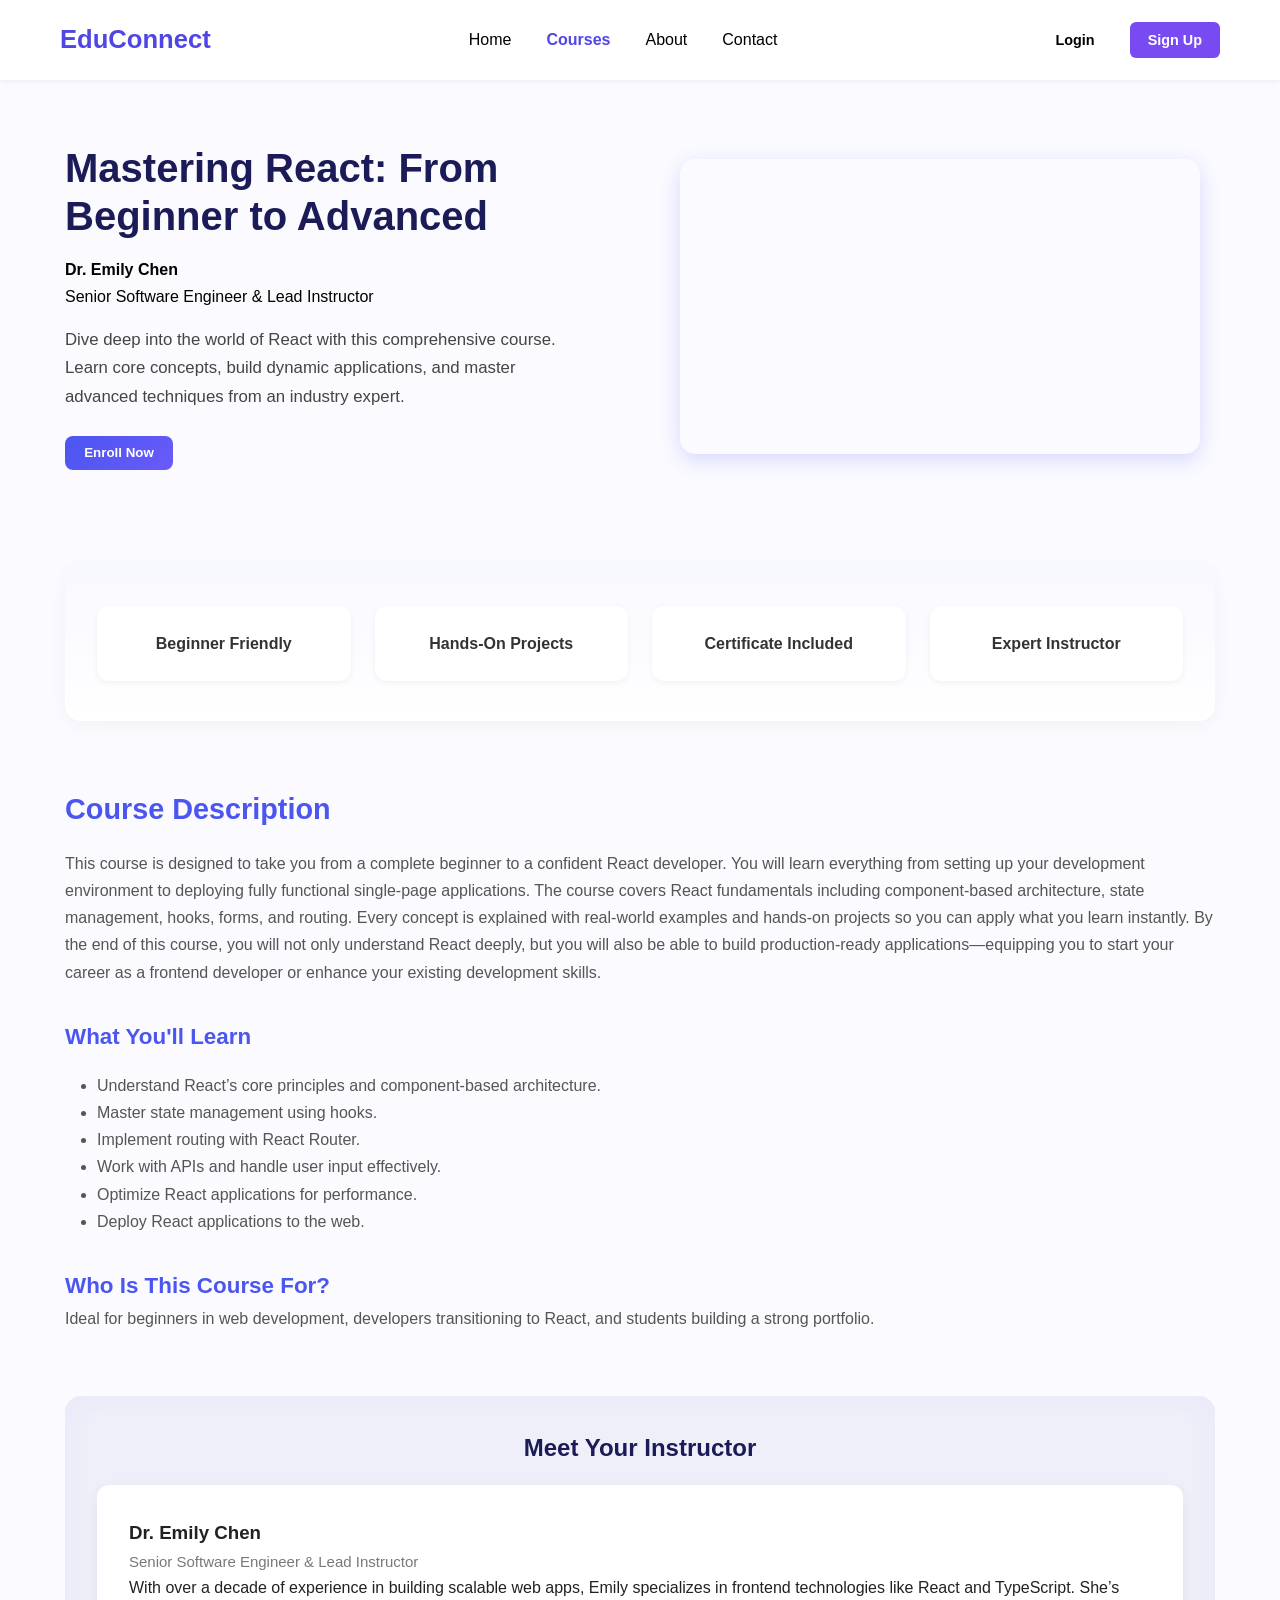
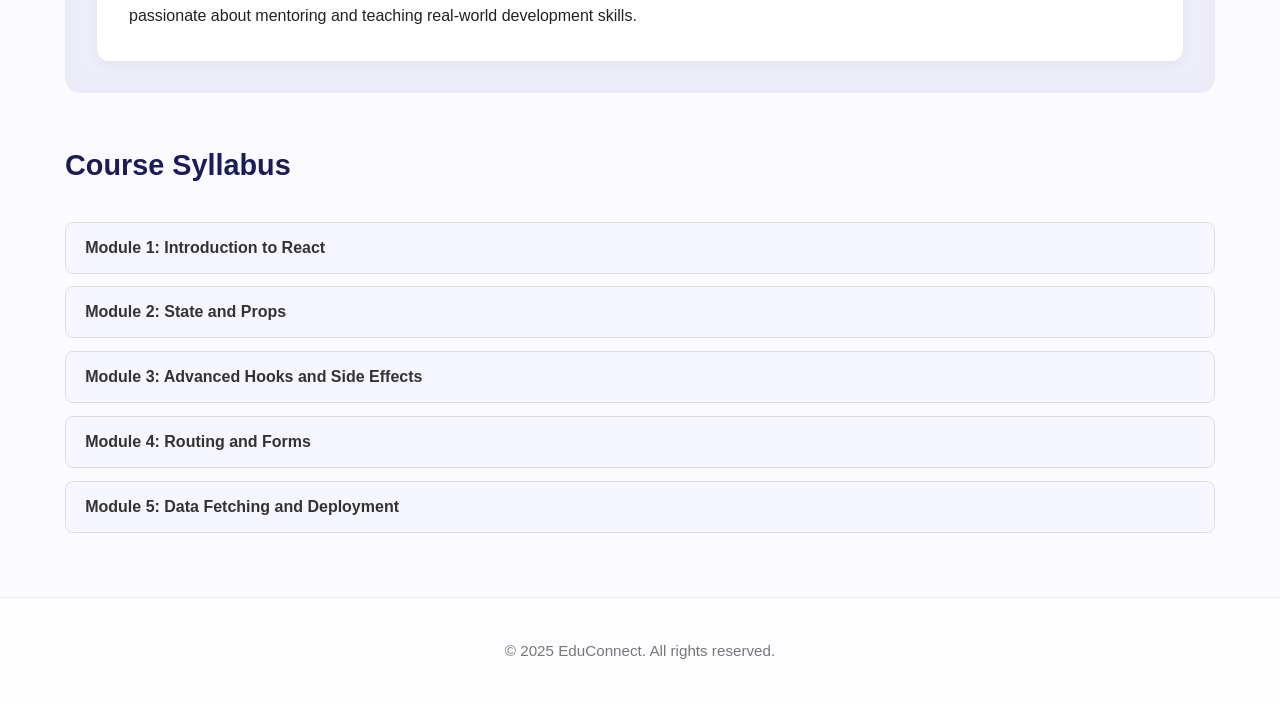
<file: courseDetails.html>
<!DOCTYPE html>
<html lang="en">
<head>
  <meta charset="UTF-8" />
  <meta name="viewport" content="width=device-width, initial-scale=1.0" />
  <title>Mastering React: From Beginner to Advanced | EduConnect</title>
  <!-- <link rel="stylesheet" href="/EduConnect/courseDetails.css" /> -->
  <link rel="stylesheet" href="Updated-courseDetails.css" />
  <link rel="stylesheet" href="navBar.css" />
</head>
<body>
  <!-- <header class="navbar">
    <div class="container nav-container">
      <div class="logo">EduConnect</div>
      <nav>
        <a href="#">Home</a>
        <a href="#">Courses</a>
        <a href="#">About Us</a>
        <a href="#">Contact</a>
      </nav>
      <div class="nav-actions">
        <button class="btn-outline">Login</button>
        <button class="btn-primary">Sign Up</button>
      </div>
    </div>
  </header> -->
   <!-- -------------------Navbar---------------------- -->
  <header> 
  <div class="logo">EduConnect</div>

  <!-- ✅ Hamburger icon for small screens -->
  <div class="hamburger">
    <span></span>
    <span></span>
    <span></span>
  </div>
<!-- nav bar -->
  <nav>
    <ul class="nav-links">
      <li><a href="index.html">Home</a></li>
      <li><a href="courses.html" class="active">Courses</a></li>
      <li><a href="about.html">About</a></li>
      <li><a href="contact.html">Contact</a></li>
      
      <!-- ✅ Login & Signup buttons inside nav for small screens -->
      <li class="mobile-auth">
        <button class="login-btn" id="openLogin1">Login</button>
        <button class="signup-btn" id="openSignup1">Sign Up</button>
      </li>
    </ul>
  </nav>

  <!-- ✅ Desktop-only buttons -->
  <!-- <div class="auth-buttons">
    <button class="login-btn" id="openLogin">Login</button>
    <button class="signup-btn" id="openSignup">Sign Up</button>
  </div> -->
  <div class="auth-buttons" id="authSection">
  <button class="login-btn" id="openLogin">Login</button>
  <button class="signup-btn" id="openSignup">Sign Up</button>
</div>

<!-- ✅ New Section for Logged-in UI -->
<div class="user-info" id="userSection" style="display:none;">
  <span id="displayUsername"></span>
  <button id="logoutBtn" class="logout-btn">Logout</button>
</div>

</header>
<!-- ---------- Login Popup ---------- -->
  <div class="overlay" id="loginOverlay">
    <div class="popup">
      <button class="close-btn" onclick="closePopup('loginOverlay')">×</button>
      <h2>Welcome Back</h2>
      <!-- <form>
        <input type="text" placeholder="Enter your email" required>
        <input type="password" placeholder="Enter your password" required>
        <button type="submit" class="submit">Login</button>
      </form> -->
       <form id="loginForm">
  <input type="email" name="loginEmail" placeholder="Enter your email" required>
  <input type="password" name="loginPassword" placeholder="Enter your password" required>
  <button type="submit" class="submit">Login</button>
</form>
      <p>Don't have an account? <a href="#" id="switchToSignup">Sign Up</a></p>
    </div>
  </div>

  <!-- ---------- Signup Popup ---------- -->
  <div class="overlay" id="signupOverlay">
    <div class="popup">
      <button class="close-btn" onclick="closePopup('signupOverlay')">×</button>
      <h2>Create Your Account</h2>
      <!-- <form>
        <input type="text" placeholder="Enter your username" required>
        <input type="email" placeholder="Enter your email" required>
        <input type="password" placeholder="Enter your password" required>
        <input type="password" placeholder="Confirm your password" required>
        <button type="submit" class="submit">Sign Up</button>
      </form> -->
      <form id="signupForm">
  <input type="text" name="username" placeholder="Enter your username" required>
  <input type="email" name="email" placeholder="Enter your email" required>
  <input type="password" name="password" placeholder="Enter your password" required>
  <input type="password" name="confirmPassword" placeholder="Confirm your password" required>
  <button type="submit" class="submit">Sign Up</button>
</form>
      <p>Already have an account? <a href="#" id="switchToLogin">Login</a></p>
    </div>
  </div>

<!-- -------------------------------------------------------------------- -->
  <main>
    <section class="hero container">
      <div class="hero-content">
        <h1>Mastering React: From Beginner to Advanced</h1>
        <p class="instructor"><b>Dr. Emily Chen</b><br>Senior Software Engineer & Lead Instructor</p>
        <p class="description">
          Dive deep into the world of React with this comprehensive course. Learn core concepts,
          build dynamic applications, and master advanced techniques from an industry expert.
        </p>
        <button class="btn-primary">Enroll Now</button>
      </div>
      <!-- <div class="hero-video">
        <div class="video-placeholder">▶</div>
      </div> -->
      <div class="hero-video">
         <iframe
          src="https://www.youtube.com/embed/w7ejDZ8SWv8"
          title="Mastering React Course"
          frameborder="0"
          allow="accelerometer; autoplay; clipboard-write; encrypted-media; gyroscope; picture-in-picture"
          allowfullscreen
        ></iframe>
      </div>
    </section>

    <section class="features container">
      <div class="feature-card">Beginner Friendly</div>
      <div class="feature-card">Hands-On Projects</div>
      <div class="feature-card">Certificate Included</div>
      <div class="feature-card">Expert Instructor</div>
    </section>

    <section class="course-description container">
      <h2>Course Description</h2>
      <p>
        This course is designed to take you from a complete beginner to a confident React developer. You will learn everything from setting up your development environment to deploying fully functional single-page applications. The course covers React fundamentals including component-based architecture, state management, hooks, forms, and routing. Every concept is explained with real-world examples and hands-on projects so you can apply what you learn instantly.
        By the end of this course, you will not only understand React deeply, but you will also be able to build production-ready applications—equipping you to start your career as a frontend developer or enhance your existing development skills.
      </p>

      <h3>What You'll Learn</h3>
      <ul>
        <li>Understand React’s core principles and component-based architecture.</li>
        <li>Master state management using hooks.</li>
        <li>Implement routing with React Router.</li>
        <li>Work with APIs and handle user input effectively.</li>
        <li>Optimize React applications for performance.</li>
        <li>Deploy React applications to the web.</li>
      </ul>

      <h3>Who Is This Course For?</h3>
      <p>
        Ideal for beginners in web development, developers transitioning to React, and students building a strong portfolio.
      </p>
    </section>

    <section class="instructor-section container">
      <h2>Meet Your Instructor</h2>
      <div class="instructor-card">
        <div class="instructor-info">
          <h3>Dr. Emily Chen</h3>
          <p style="font-size: 15px; color:rgba(103, 102, 102, 0.884)">Senior Software Engineer & Lead Instructor</p>
          <p>
            With over a decade of experience in building scalable web apps, Emily specializes in
            frontend technologies like React and TypeScript. She’s passionate about mentoring and
            teaching real-world development skills.
          </p>
        </div>
      </div>
    </section>

    <section class="syllabus container">
      <h2>Course Syllabus</h2>
      <div class="accordion">
        <div class="accordion-item">
          <button class="accordion-header">Module 1: Introduction to React</button>
          <div class="accordion-content">JSX, components, and the basics of React.</div>
        </div>
        <div class="accordion-item">
          <button class="accordion-header">Module 2: State and Props</button>
          <div class="accordion-content">Learn how React handles data flow and state updates.</div>
        </div>
        <div class="accordion-item">
          <button class="accordion-header">Module 3: Advanced Hooks and Side Effects</button>
          <div class="accordion-content">useReducer, useContext, and optimizing renders.</div>
        </div>
        <div class="accordion-item">
          <button class="accordion-header">Module 4: Routing and Forms</button>
          <div class="accordion-content">Implement React Router and manage forms efficiently.</div>
        </div>
        <div class="accordion-item">
          <button class="accordion-header">Module 5: Data Fetching and Deployment</button>
          <div class="accordion-content">Integrate APIs and deploy to production.</div>
        </div>
      </div>
    </section>
  </main>

  <footer class="footer">
    <p>© 2025 EduConnect. All rights reserved.</p>
  </footer>

  <script src="courseDetails.js"></script>
  <script src="navBar.js"></script>
</body>
</html>
</file>
<file: Updated-courseDetails.css>
/* === GLOBAL RESETS === */
* {
  box-sizing: border-box;
  margin: 0;
  padding: 0;
  font-family: "Inter", sans-serif;
}

body {
  color: #222;
  background: #fafaff;
  line-height: 1.7;
  overflow-x: hidden;
}

/* === NAVBAR === */
/* .navbar {
  background: #ffffffcc;
  backdrop-filter: blur(10px);
  border-bottom: 1px solid rgba(0,0,0,0.05);
  position: sticky;
  top: 0;
  z-index: 1000;
} */

.container {
  width: 90%;
  max-width: 1150px;
  margin: 0 auto;
}

/* .nav-container {
  display: flex;
  justify-content: space-between;
  align-items: center;
  padding: 1rem 0;
}

.logo {
  font-weight: 800;
  color: #4b56f0;
  font-size: 1.4rem;
  letter-spacing: 0.5px;
} */

/* nav a {
  margin: 0 14px;
  color: #444;
  text-decoration: none;
  font-weight: 500;
  transition: color 0.3s;
}

nav a:hover {
  color: #4b56f0;
} */

.btn-primary {
  background: linear-gradient(135deg, #4b56f0, #6a5af9);
  color: #fff;
  border: none;
  padding: 0.6rem 1.2rem;
  border-radius: 8px;
  font-weight: 600;
  cursor: pointer;
  transition: all 0.3s ease;
}

.btn-primary:hover {
  background: linear-gradient(135deg, #5b66ff, #7b68fa);
  transform: translateY(-2px);
  box-shadow: 0 4px 15px rgba(75, 86, 240, 0.25);
}

.btn-outline {
  background: transparent;
  color: #4b56f0;
  border: 2px solid #4b56f0;
  padding: 0.5rem 1rem;
  border-radius: 8px;
  margin-right: 0.5rem;
  cursor: pointer;
  font-weight: 600;
  transition: all 0.3s ease;
}

.btn-outline:hover {
  background: #4b56f0;
  color: #fff;
}

/* === HERO SECTION === */
.hero {
  display: flex;
  flex-wrap: wrap;
  align-items: center;
  padding: 4rem 0;
  gap: 3rem;
}

.hero-content {
  flex: 1;
}

.hero-content h1 {
  font-size: 2.5rem;
  line-height: 1.2;
  color: #1b1c57;
  margin-bottom: 1rem;
}

.instructor {
  color: black;
  font-weight: 500;
  margin-bottom: 1rem;
}

.description {
  color: #444;
  max-width: 500px;
  margin-bottom: 1.5rem;
  font-size: 1.05rem;
}

.hero-video {
  flex: 1;
  display: flex;
  justify-content: center;
  align-items: center;
  animation: fadeIn 1s ease-in;
}

.hero-video iframe {
  width: 100%;
  max-width: 520px;
  height: 295px;
  border-radius: 15px;
  border: none;
  box-shadow: 0 6px 20px rgba(75, 86, 240, 0.2);
  transition: transform 0.3s ease;
}

.hero-video iframe:hover {
  transform: scale(1.03);
}

/* === FEATURES SECTION === */
.features {
  display: grid;
  grid-template-columns: repeat(auto-fit, minmax(220px, 1fr));
  gap: 1.5rem;
  background: linear-gradient(180deg, #f8f8ff, #ffffff);
  padding: 2.5rem 2rem;
  border-radius: 16px;
  box-shadow: 0 4px 20px rgba(0,0,0,0.04);
  margin-top: 2rem;
}

.feature-card {
  background: #fff;
  padding: 1.5rem;
  text-align: center;
  border-radius: 12px;
  font-weight: 600;
  color: #333;
  box-shadow: 0 2px 6px rgba(0,0,0,0.05);
  transition: all 0.3s ease;
}

.feature-card:hover {
  background: #4b56f0;
  color: #fff;
  transform: translateY(-5px);
  box-shadow: 0 8px 25px rgba(75, 86, 240, 0.2);
  cursor: pointer;
}

/* === COURSE DESCRIPTION === */
.course-description {
  padding: 4rem 0;
}

.course-description h2 {
  margin-bottom: 1rem;
  font-size: 1.8rem;
  color: #1b1c57;
}

.course-description h3 {
  margin-top: 2rem;
  font-size: 1.4rem;
  color: #4b56f0;
}

.course-description h2 {
  color: #4b56f0;
}
.course-description p,
.course-description li {
  color: #555;
}

.course-description ul {
  list-style: disc;
  margin-left: 2rem;
  margin-top: 1rem;
}

/* === INSTRUCTOR SECTION === */
.instructor-section {
  /* border: 2px solid black; */
  background: #efeffa;
  padding: 2rem 2rem;
  border-radius: 16px;
  box-shadow: inset 0 0 30px rgba(75,86,240,0.05);
}

.instructor-section h2 {
  text-align: center;
  margin-bottom: 1rem;
  color: #1b1c57;
}

.instructor-card {
  background: #fff;
  padding: 2rem;
  border-radius: 12px;
  box-shadow: 0 4px 15px rgba(0,0,0,0.06);
  transition: all 0.3s ease;
}

.instructor-card:hover {
  transform: translateY(-5px);
  box-shadow: 0 8px 25px rgba(75,86,240,0.15);
}

/* === SYLLABUS / ACCORDION === */
.syllabus {
  margin-top: 3rem;
  margin-bottom: 4rem;
}

.syllabus h2 {
  font-size: 1.8rem;
  color: #1b1c57;
  margin-bottom: 1.5rem;
}

.accordion {
  margin-top: 2rem;
}

.accordion-item {
  border: 1px solid #ddd;
  border-radius: 8px;
  margin-bottom: 0.8rem;
  overflow: hidden;
  transition: all 0.3s ease;
}

.accordion-header {
  background: #f5f6ff;
  border: none;
  width: 100%;
  padding: 1rem 1.2rem;
  text-align: left;
  font-weight: 600;
  font-size: 1rem;
  color: #333;
  cursor: pointer;
  transition: all 0.3s ease;
}

.accordion-header:hover {
  background: #e9ebff;
}

.accordion-content {
  display: none;
  padding: 1rem 1.2rem;
  background: #fff;
  color: #555;
  border-top: 1px solid #eee;
  animation: slideDown 0.4s ease;
}

/* === FOOTER === */
.footer {
  text-align: center;
  padding: 2.5rem 0;
  border-top: 1px solid #eee;
  margin-top: 2rem;
  color: #777;
  background: #fdfdff;
  font-size: 0.95rem;
}

/* === MEDIA QUERIES === */
@media (max-width: 768px) {
  .hero {
    flex-direction: column;
    text-align: center;
  }

  .hero-content {
    order: 2;
  }

  .hero-video {
    order: 1;
  }

  .hero-video iframe {
    max-width: 100%;
    height: auto;
  }

  .features {
    grid-template-columns: 1fr 1fr;
  }

  .course-description {
    padding: 2.5rem 1rem;
  }
}

/* === ANIMATIONS === */
@keyframes fadeIn {
  from { opacity: 0; transform: translateY(15px); }
  to { opacity: 1; transform: translateY(0); }
}

@keyframes slideDown {
  from { opacity: 0; transform: translateY(-10px); }
  to { opacity: 1; transform: translateY(0); }
}
</file>
<file: navBar.css>
/* Navbar */
   /* Base Header Layout */
header {
  /* border: 2px solid black; */
  background: white;
  box-shadow: 0 2px 5px rgba(0, 0, 0, 0.05);
  padding: 18px 60px;
  display: flex;
  justify-content: space-between;
  align-items: center;
  position: sticky;
  top: 0;
  z-index: 1000;
}

.logo {
  font-weight: 700;
  font-size: 1.3rem;
  color: #4f46e5;
}

/* Navigation */
.active {
  color:#4f46e5;
  font-weight:bold;
}
nav ul {
  display: flex;
  gap: 25px;
  list-style: none;
}

nav ul li a {
  text-decoration: none;
  color: #333;
  font-size: 0.95rem;
  transition: color 0.3s ease;
  font-weight: 600
}

nav ul li a:hover {
  color: #4f46e5;
}

/* Login and Sign Up Buttons */
.auth-buttons {
  display: flex;
  align-items: center;
  gap: 10px;
}

.login-btn {
  /* background-color: #4f46e5;
  color: white; */
  border: 2px solid transparent; 
  padding: 8px 18px;
  /* border: none; */
  border-radius: 6px;
  cursor: pointer;
  font-size: 0.9rem;
  transition: background 0.3s;
  background: none;
  outline: none;
  font-weight: 600;
}

.login-btn:hover {
  /* background-color: #4338ca; */
  border: 2px solid #784bf2;
}

.signup-btn {
  /* background-color: #ff9800; */
  background-color: #4f46e5;
  background: #6a3af0;
background: linear-gradient(90deg, rgba(106, 58, 240, 1) 100%, rgba(131, 100, 232, 1) 100%);
background: #784bf2;
background: linear-gradient(90deg, rgba(120, 75, 242, 1) 100%, rgba(131, 100, 232, 1) 100%);
  color: #fff;
  border: none;
  padding: 10px 18px;
  border-radius: 6px;
  cursor: pointer;
  font-size: 0.9rem;
  font-weight: 600;
  transition: background-color 0.3s;
}

.signup-btn:hover {
  opacity: 0.9; /* slight fade for hover feedback */
  /* transform: translateY(-2px); lift effect */
}

/* Hamburger Icon */
.hamburger {
  display: none;
  flex-direction: column;
  cursor: pointer;
  gap: 5px;
}

.hamburger span {
  width: 25px;
  height: 3px;
  background: #333;
  border-radius: 3px;
  transition: 0.3s;
}
/* Hide mobile-auth section by default (for large screens) */
  .mobile-auth {
  display: none;
  }
.btn{
  text-decoration: none;
  color: inherit;
}
/* Mobile Styles */
@media (max-width: 998px) {
  nav {
    position: absolute;
    top: 70px;
    right: 0;
    background: white;
    width: 220px;
    box-shadow: 0 4px 10px rgba(0, 0, 0, 0.1);
    border-radius: 0 0 8px 8px;
    display: none;
    flex-direction: column;
    align-items: flex-start;
    padding: 20px 0;
  }

  nav ul {
    flex-direction: column;
    width: 100%;
    gap: 15px;
    padding: 0;
  }

  nav ul li {
    width: 100%;
    padding-left: 20px;
  }

  .hamburger {
    display: flex;
  }

  /* Show nav when active */
  nav.active {
    display: flex;
  }

  /* Hide desktop buttons on small screens */
  .auth-buttons {
    display: none;
  }

  /* Show login & signup inside nav */
  .mobile-auth {
    display: flex;
    flex-direction: column;
    gap: 10px;
    padding: 15px 20px 0 20px;
  }

  .mobile-auth button {
    width: 100%;
  }
  

}
 /* ---------- Overlay ---------- */
    .overlay {
      position: fixed;
      top: 0;
      left: 0;
      width: 100%;
      height: 100%;
      background: rgba(0, 0, 0, 0.4);
      display: none;
      justify-content: center;
      align-items: center;
      z-index: 9999;
      animation: fadeIn 0.3s ease forwards;
    }

    @keyframes fadeIn {
      from {
        opacity: 0;
      }
      to {
        opacity: 1;
      }
    }

    /* ---------- Popup Box ---------- */
    .popup {
      background: white;
      padding: 35px 30px;
      border-radius: 10px;
      width: 100%;
      max-width: 380px;
      box-shadow: 0 5px 20px rgba(0, 0, 0, 0.1);
      position: relative;
      animation: slideUp 0.3s ease forwards;
    }

    @keyframes slideUp {
      from {
        transform: translateY(40px);
        opacity: 0;
      }
      to {
        transform: translateY(0);
        opacity: 1;
      }
    }

    .popup h2 {
      text-align: center;
      margin-bottom: 25px;
      color: #222;
    }

    .popup input {
      width: 100%;
      padding: 10px;
      border: 1px solid #ddd;
      border-radius: 6px;
      margin-bottom: 15px;
      font-size: 0.9rem;
      outline: none;
      transition: border-color 0.2s;
    }

    .popup input:focus {
      border-color: #4f46e5;
    }

    .popup button.submit {
      background: #4f46e5;
      color: white;
      border: none;
      width: 100%;
      padding: 10px;
      border-radius: 6px;
      cursor: pointer;
      font-size: 1rem;
      font-weight: 500;
      transition: background-color 0.3s;
    }

    .popup button.submit:hover {
      background: #4338ca;
    }

    .close-btn {
      position: absolute;
      top: 10px;
      right: 15px;
      background: none;
      border: none;
      font-size: 20px;
      cursor: pointer;
      color: #666;
    }

    .popup p {
      text-align: center;
      font-size: 0.9rem;
      margin-top: 10px;
    }

    .popup a {
      color: #4f46e5;
      text-decoration: none;
    }

    .popup a:hover {
      text-decoration: underline;
    }

    /* ---------- Responsive ---------- */
    @media (max-width: 998px) {
      header {
        padding: 15px 20px;
      }
    }
/* ✅ Hide desktop auth buttons in mobile version */
@media (max-width: 998px) {
  .auth-buttons {
    display: none !important;
  }

  /* ✅ Show Login/Signup only inside the mobile menu */
  .mobile-auth {
    display: block ;
  }
}
/*----------------------------------------------------*/
.user-info {
  display: flex;
  align-items: center;
  gap: 10px;
  font-weight: 600;
  color: #4f46e5;
}

.logout-btn {
  background: #ff4b4b;
  color: white;
  border: none;
  padding: 6px 12px;
  border-radius: 6px;
  cursor: pointer;
  transition: 0.3s;
}

.logout-btn:hover {
  background: #d93636;
}
/* ----------------------strat----------------------------- */
/*------------- Layout: Menu (left) → Logo → Nav → Auth/User------------- */
/* ✅ DEFAULT DESKTOP LAYOUT (same as before) */
header {
  display: flex;
  justify-content: space-between;
  align-items: center;
  padding: 18x 60px;
}

/* Desktop order maintained */
.menu-toggle {
  display: none;
}

/* ✅ MOBILE RESPONSIVE */
@media (max-width: 768px) {

  /* show hamburger menu on mobile */
  .menu-toggle {
    display: block;
    font-size: 26px;
    cursor: pointer;
    order: 0;  /* ✅ Menu first */
  }

  .logo {
    order: 1; /* ✅ Logo next */
  }

  nav {
    order: 3;
    position: absolute;
    top: 70px;
    left: 0;
    width: 100%;
    background: white;
    display: none;
    flex-direction: column;
    padding: 15px 0;
  }

  nav.active {
    display: flex;
  }

  .auth-buttons,
  .user-info {
    order: 4;
  }
}

/*-----------------------------------------------------------------*/

/* Menu pill button */
.menu-toggle{
  display:none;            /* hidden on desktop */
  align-items:center;
  gap:10px;
  padding:8px 14px;
  background:#fff;
  border:1px solid #e5e7eb;
  border-radius:9999px;
  box-shadow:0 2px 8px rgba(0,0,0,.06);
  cursor:pointer;
  transition:transform .15s ease, box-shadow .2s ease, background .2s ease;
}
.menu-toggle:focus-visible{ outline:3px solid rgba(79,70,229,.35); outline-offset:2px; }
.menu-toggle:hover{ box-shadow:0 6px 18px rgba(0,0,0,.1); background:#f9fafb; }

/* Icon (three lines) */
.menu-icon{ position:relative; width:20px; height:18px; display:inline-block; }
.menu-icon .line{
  position:absolute; left:0; right:0; height:2px; background:#1f2937; border-radius:2px;
  transition:transform .25s ease, opacity .2s ease, top .25s ease;
}
.menu-icon .l1{ top:0; }
.menu-icon .l2{ top:8px; }
.menu-icon .l3{ top:16px; }

.menu-text{ font-weight:600; font-size:.95rem; color:#111827; }

/* Open state -> morph to X */
.menu-toggle.open .l1{ top:8px; transform:rotate(45deg); background:#4f46e5; }
.menu-toggle.open .l2{ opacity:0; transform:translateX(-6px); }
.menu-toggle.open .l3{ top:8px; transform:rotate(-45deg); background:#4f46e5; }
.menu-toggle.open .menu-text{ color:#4f46e5; }

/* Mobile behaviour */
@media (max-width: 768px){
  .menu-toggle{ display:flex; }
  nav{ position:absolute; top:70px; right:0; width:220px; background:#fff; border-radius:0 0 10px 10px;
       box-shadow:0 10px 25px rgba(0,0,0,.12); display:none; flex-direction:column; padding:14px 0; }
  nav.active{ display:flex; }

  /* Hide desktop buttons on small screens; show mobile auth inside nav */
  .auth-buttons{ display:none !important; }
  .mobile-auth{ display:block ; }
}

/* Optional: slightly smaller on very small devices */
@media (max-width: 380px){
  .menu-text{ display:none; } /* keep only the icon if space is tight */
  .menu-toggle{ padding:10px; }
}
/* --------------------------------------------------------------------------- */
/* ✅ Desktop default header layout — restoring original height */
header {
  display: flex;
  justify-content: space-between;
  align-items: center;
  padding: 18px 60px;  /* 🔥 Original spacing */
  background: white;
  box-shadow: 0 2px 5px rgba(0, 0, 0, 0.05);
  position: sticky;
  top: 0;
  z-index: 1000;
}

/* Logo styling */
.logo {
  font-size: 1.6rem;
  font-weight: bold;
}

/* nav links desktop layout */
nav ul {
  display: flex;
  align-items: center;
  gap: 35px;
  list-style: none;
}

nav ul li a {
  text-decoration: none;
  color: black;
  font-size: 1rem;
  font-weight: 500;
}

/* ✅ Auth buttons desktop */
.auth-buttons,
.user-info {
  display: flex;
  gap: 15px;
  align-items: center;
}

/* ✅ MOBILE RULES */
@media (max-width: 768px) {

  header {
    padding: 14px 20px; /* little compact in mobile but not too small */
  }

  nav ul {
    flex-direction: column;
    gap: 15px;
    width: 100%;
    padding: 10px 0;
  }
}
/* --------------------------------------------------------------------------------- */


/*----------------------------------------------------*/
</file>
